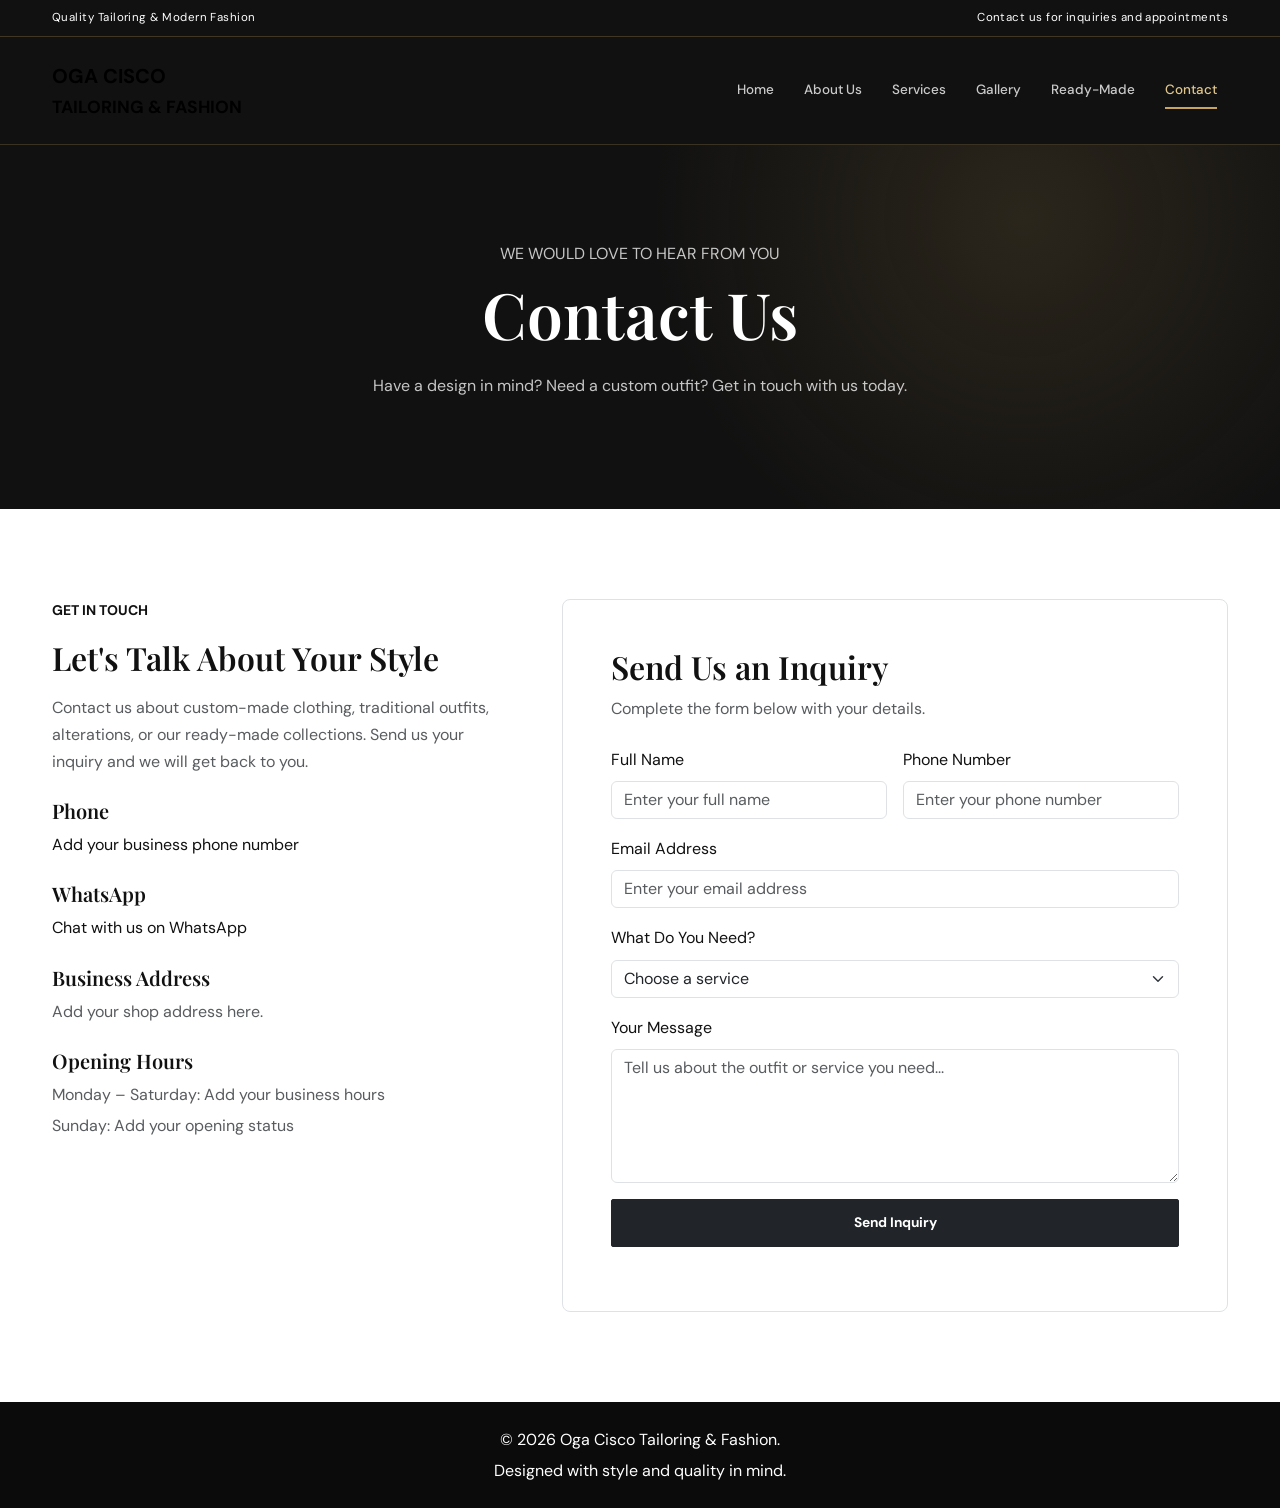
<file: contact.html>
<!DOCTYPE html>
<html lang="en">
<head>
    <meta charset="UTF-8">
    <meta name="viewport" content="width=device-width, initial-scale=1.0">

    <title>Contact Us | Oga Cisco Tailoring & Fashion</title>

    <meta
        name="description"
        content="Contact Oga Cisco Tailoring & Fashion for custom tailoring, fashion services, and ready-made clothing."
    >



    <!-- Google Fonts -->
    <link rel="preconnect" href="https://fonts.googleapis.com">
    <link rel="preconnect" href="https://fonts.gstatic.com" crossorigin>

    <link
        href="https://fonts.googleapis.com/css2?family=DM+Sans:wght@400;500;600;700&family=Playfair+Display:wght@500;600;700&display=swap"
        rel="stylesheet"
    >

    <link
        href="https://cdn.jsdelivr.net/npm/bootstrap@5.3.3/dist/css/bootstrap.min.css"
        rel="stylesheet"
    >

    <link rel="stylesheet" href="css/style.css">
</head>

<body>

    <!-- Top Bar -->
    <div class="topbar py-2">
        <div class="container d-flex flex-wrap justify-content-between gap-2">
            <span>Quality Tailoring & Modern Fashion</span>
            <span>Contact us for inquiries and appointments</span>
        </div>
    </div>

    <!-- Navigation -->
    <nav class="navbar navbar-expand-lg site-nav">
        <div class="container">

            <a class="navbar-brand fw-bold" href="index.html">
                OGA CISCO
                <span class="d-block small">TAILORING & FASHION</span>
            </a>

            <button
                class="navbar-toggler"
                type="button"
                data-bs-toggle="collapse"
                data-bs-target="#mainNav"
                aria-controls="mainNav"
                aria-expanded="false"
                aria-label="Toggle navigation"
            >
                <span class="navbar-toggler-icon"></span>
            </button>

            <div class="collapse navbar-collapse" id="mainNav">
                <ul class="navbar-nav ms-auto align-items-lg-center gap-lg-2">

                    <li class="nav-item">
                        <a class="nav-link" href="index.html">Home</a>
                    </li>

                    <li class="nav-item">
                        <a class="nav-link" href="about.html">About Us</a>
                    </li>

                    <li class="nav-item">
                        <a class="nav-link" href="services.html">Services</a>
                    </li>

                    <li class="nav-item">
                        <a class="nav-link" href="gallery.html">Gallery</a>
                    </li>

                    <li class="nav-item">
                        <a class="nav-link" href="ready-made.html">Ready-Made</a>
                    </li>

                    <li class="nav-item">
                        <a class="nav-link active" href="contact.html"
                           aria-current="page">Contact</a>
                    </li>

                </ul>
            </div>
        </div>
    </nav>

    <!-- Page Header -->
    <header class="page-hero">
        <div class="container text-center">
            <p class="text-uppercase mb-2">We Would Love to Hear From You</p>
            <h1>Contact Us</h1>
            <p>
                Have a design in mind? Need a custom outfit?
                Get in touch with us today.
            </p>
        </div>
    </header>

    <!-- Contact Section -->
    <main class="section">
        <div class="container">

            <div class="row g-5">

                <!-- Contact Information -->
                <div class="col-lg-5">

                    <p class="text-uppercase small fw-bold">
                        Get In Touch
                    </p>

                    <h2 class="mb-3">Let's Talk About Your Style</h2>

                    <p class="text-muted mb-4">
                        Contact us about custom-made clothing, traditional
                        outfits, alterations, or our ready-made collections.
                        Send us your inquiry and we will get back to you.
                    </p>

                    <div class="mb-4">
                        <h5>Phone</h5>
                        <p class="mb-1">
                            <a href="tel:+2340000000000">
                                Add your business phone number
                            </a>
                        </p>
                    </div>

                    <div class="mb-4">
                        <h5>WhatsApp</h5>
                        <p>
                            <a
                                href="https://wa.me/2340000000000"
                                target="_blank"
                                rel="noopener noreferrer"
                            >
                                Chat with us on WhatsApp
                            </a>
                        </p>
                    </div>

                    <div class="mb-4">
                        <h5>Business Address</h5>
                        <p class="text-muted">
                            Add your shop address here.
                        </p>
                    </div>

                    <div class="mb-4">
                        <h5>Opening Hours</h5>
                        <p class="text-muted mb-1">
                            Monday – Saturday: Add your business hours
                        </p>
                        <p class="text-muted">
                            Sunday: Add your opening status
                        </p>
                    </div>

                </div>

                <!-- Contact Form -->
                <div class="col-lg-7" id="booking">

                    <div class="p-4 p-md-5 border rounded-3">

                        <h2 class="mb-2">Send Us an Inquiry</h2>

                        <p class="text-muted mb-4">
                            Complete the form below with your details.
                        </p>

                        <form id="contactForm" data-demo-form>

                            <div class="row g-3">

                                <div class="col-md-6">
                                    <label for="customerName" class="form-label">
                                        Full Name
                                    </label>

                                    <input
                                        type="text"
                                        class="form-control"
                                        id="customerName"
                                        name="name"
                                        placeholder="Enter your full name"
                                        autocomplete="name"
                                        required
                                    >
                                </div>

                                <div class="col-md-6">
                                    <label for="customerPhone" class="form-label">
                                        Phone Number
                                    </label>

                                    <input
                                        type="tel"
                                        class="form-control"
                                        id="customerPhone"
                                        name="phone"
                                        placeholder="Enter your phone number"
                                        autocomplete="tel"
                                        required
                                    >
                                </div>

                                <div class="col-12">
                                    <label for="customerEmail" class="form-label">
                                        Email Address
                                    </label>

                                    <input
                                        type="email"
                                        class="form-control"
                                        id="customerEmail"
                                        name="email"
                                        placeholder="Enter your email address"
                                        autocomplete="email"
                                    >
                                </div>

                                <div class="col-12">
                                    <label for="serviceType" class="form-label">
                                        What Do You Need?
                                    </label>

                                    <select
                                        class="form-select"
                                        id="serviceType"
                                        name="service"
                                        required
                                    >
                                        <option value="">Choose a service</option>
                                        <option value="Custom Tailoring">
                                            Custom Tailoring
                                        </option>
                                        <option value="Traditional Wear">
                                            Traditional Wear
                                        </option>
                                        <option value="Corporate Wear">
                                            Corporate Wear
                                        </option>
                                        <option value="Alterations">
                                            Alterations and Repairs
                                        </option>
                                        <option value="Ready-Made">
                                            Ready-Made Clothing
                                        </option>
                                        <option value="Other">
                                            Other Inquiry
                                        </option>
                                    </select>
                                </div>

                                <div class="col-12">
                                    <label for="customerMessage" class="form-label">
                                        Your Message
                                    </label>

                                    <textarea
                                        class="form-control"
                                        id="customerMessage"
                                        name="message"
                                        rows="5"
                                        placeholder="Tell us about the outfit or service you need..."
                                        required
                                    ></textarea>
                                </div>

                                <div class="col-12">
                                    <button
                                        type="submit"
                                        class="btn btn-dark w-100"
                                    >
                                        Send Inquiry
                                    </button>
                                </div>

                                <div class="col-12">
                                    <p
                                        id="formStatus"
                                        class="small mb-0"
                                        role="status"
                                        aria-live="polite"
                                    ></p>
                                </div>

                            </div>
                        </form>

                    </div>
                </div>

            </div>
        </div>
    </main>

    <!-- Footer -->
    <footer class="footer py-4">
        <div class="container text-center">
            <p class="mb-1">
                &copy; <span id="year"></span>
                Oga Cisco Tailoring & Fashion.
            </p>
            <p class="mb-0">Designed with style and quality in mind.</p>
        </div>
    </footer>

    <script src="https://cdn.jsdelivr.net/npm/bootstrap@5.3.3/dist/js/bootstrap.bundle.min.js"></script>
    <script src="js/script.js"></script>

</body>
</html>
</file>
<file: css/style.css>
/* =========================================================
   OGA CISCO TAILORING & FASHION
   Main Stylesheet
   Theme: Black, Gold, White and Deep Green
   ========================================================= */


/* =========================================================
   1. GLOBAL VARIABLES
   ========================================================= */

:root {
    --color-black: #111111;
    --color-black-soft: #191919;
    --color-black-light: #242424;

    --color-gold: #c9a45c;
    --color-gold-light: #e0c68c;
    --color-gold-dark: #a7813e;

    --color-green: #174b3b;
    --color-green-dark: #103629;

    --color-white: #ffffff;
    --color-cream: #f8f6f1;
    --color-light: #f2f0eb;
    --color-gray: #777777;
    --color-border: #e5e0d6;

    --font-heading: "Playfair Display", Georgia, serif;
    --font-body: "DM Sans", Arial, sans-serif;

    --container-width: 1200px;

    --shadow-small: 0 5px 18px rgba(0, 0, 0, 0.06);
    --shadow-medium: 0 12px 35px rgba(0, 0, 0, 0.12);
    --shadow-large: 0 20px 50px rgba(0, 0, 0, 0.2);

    --transition: 0.3s ease;
}


/* =========================================================
   2. RESET AND BASE STYLES
   ========================================================= */

*,
*::before,
*::after {
    box-sizing: border-box;
}

html {
    scroll-behavior: smooth;
    scroll-padding-top: 100px;
}

body {
    margin: 0;
    padding: 0;

    color: var(--color-black);
    background-color: var(--color-white);

    font-family: var(--font-body);
    font-size: 16px;
    line-height: 1.7;

    -webkit-font-smoothing: antialiased;
    overflow-wrap: break-word;
}

body,
button,
input,
select,
textarea {
    font-family: var(--font-body);
}

img {
    display: block;
    max-width: 100%;
    height: auto;
}

a {
    color: inherit;
    text-decoration: none;
    transition: color var(--transition);
}

button {
    font: inherit;
}

button,
a {
    -webkit-tap-highlight-color: transparent;
}

button:focus-visible,
a:focus-visible,
input:focus-visible,
select:focus-visible,
textarea:focus-visible {
    outline: 3px solid var(--color-gold);
    outline-offset: 4px;
}

h1,
h2,
h3,
h4,
h5,
h6 {
    margin-top: 0;

    color: var(--color-black);
    font-family: var(--font-heading);
    font-weight: 600;
    line-height: 1.2;
}

p {
    margin-top: 0;
}

section {
    position: relative;
}

::selection {
    color: var(--color-black);
    background-color: var(--color-gold-light);
}


/* =========================================================
   3. SHARED LAYOUT
   ========================================================= */

.container {
    width: 100%;
    max-width: var(--container-width);
}

.section {
    padding: 90px 0;
}

.section-light {
    background-color: var(--color-white);
}

.section-heading {
    max-width: 760px;
    margin: 0 auto 48px;
    text-align: center;
}

.section-heading h2 {
    margin-bottom: 18px;
    font-size: clamp(2rem, 4vw, 3rem);
}

.section-heading > p:last-child {
    max-width: 680px;
    margin-right: auto;
    margin-bottom: 0;
    margin-left: auto;
    color: var(--color-gray);
}

.section-title {
    margin-bottom: 24px;
    font-size: clamp(2rem, 4vw, 2.8rem);
}

.eyebrow {
    margin-bottom: 16px;

    color: var(--color-gold-light);

    font-size: 0.75rem;
    font-weight: 700;
    letter-spacing: 0.2em;
    line-height: 1.6;
    text-transform: uppercase;
}

.eyebrow-dark {
    color: var(--color-gold-dark);
}


/* =========================================================
   4. TOP ANNOUNCEMENT BAR
   ========================================================= */

.topbar {
    padding: 9px 0;

    color: var(--color-white);
    background-color: var(--color-black);
    border-bottom: 1px solid rgba(201, 164, 92, 0.25);

    font-size: 0.72rem;
    letter-spacing: 0.04em;
}

.topbar-content {
    display: flex;
    align-items: center;
    justify-content: space-between;
    gap: 15px;
}


/* =========================================================
   5. NAVIGATION
   ========================================================= */

.site-nav {
    z-index: 1030;

    padding: 17px 0;

    background-color: var(--color-black);
    border-bottom: 1px solid rgba(201, 164, 92, 0.22);
}

.brand {
    display: inline-flex;
    align-items: center;
    gap: 11px;

    color: var(--color-white);
    white-space: nowrap;
}

.brand:hover {
    color: var(--color-gold-light);
}

.brand-symbol {
    display: inline-flex;
    align-items: center;
    justify-content: center;

    width: 43px;
    height: 43px;

    color: var(--color-gold);
    border: 1px solid var(--color-gold);
    border-radius: 50%;

    font-size: 1.45rem;
}

.brand-text {
    display: flex;
    flex-direction: column;

    color: var(--color-white);

    font-family: var(--font-heading);
    font-size: 1.2rem;
    font-weight: 700;
    letter-spacing: 0.09em;
    line-height: 1.25;
}

.brand-text small {
    margin-top: 4px;

    color: var(--color-gold-light);

    font-family: var(--font-body);
    font-size: 0.55rem;
    font-weight: 600;
    letter-spacing: 0.16em;
}

.site-nav .navbar-nav {
    gap: 5px;
}

.site-nav .nav-link {
    position: relative;

    padding: 10px 11px !important;

    color: rgba(255, 255, 255, 0.78);
    font-size: 0.84rem;
    font-weight: 500;

    transition:
        color var(--transition),
        background-color var(--transition);
}

.site-nav .nav-link:hover,
.site-nav .nav-link.active {
    color: var(--color-gold-light);
}

.site-nav .nav-link::after {
    position: absolute;
    right: 11px;
    bottom: 3px;
    left: 11px;

    height: 2px;

    background-color: var(--color-gold);

    content: "";
    transform: scaleX(0);
    transform-origin: left;

    transition: transform var(--transition);
}

.site-nav .nav-link:hover::after,
.site-nav .nav-link.active::after {
    transform: scaleX(1);
}

.site-nav .navbar-toggler {
    padding: 8px;
    border-color: rgba(201, 164, 92, 0.6);
}

.site-nav .navbar-toggler:focus {
    box-shadow: 0 0 0 0.2rem rgba(201, 164, 92, 0.2);
}


/* =========================================================
   6. BUTTONS
   ========================================================= */

.btn {
    display: inline-flex;
    align-items: center;
    justify-content: center;
    gap: 9px;

    min-height: 48px;
    padding: 12px 23px;

    border-radius: 2px;

    font-size: 0.86rem;
    font-weight: 700;
    line-height: 1.4;

    transition:
        color var(--transition),
        background-color var(--transition),
        border-color var(--transition),
        transform var(--transition),
        box-shadow var(--transition);
}

.btn:hover {
    transform: translateY(-2px);
}

.btn-gold {
    color: var(--color-black);
    background-color: var(--color-gold);
    border: 1px solid var(--color-gold);
}

.btn-gold:hover,
.btn-gold:focus {
    color: var(--color-black);
    background-color: var(--color-gold-light);
    border-color: var(--color-gold-light);
    box-shadow: 0 6px 20px rgba(201, 164, 92, 0.2);
}

.btn-outline-gold {
    color: var(--color-white);
    background-color: transparent;
    border: 1px solid var(--color-gold);
}

.btn-outline-gold:hover {
    color: var(--color-black);
    background-color: var(--color-gold);
    border-color: var(--color-gold);
}

.btn-green {
    color: var(--color-white);
    background-color: var(--color-green);
    border: 1px solid var(--color-green);
}

.btn-green:hover {
    color: var(--color-white);
    background-color: var(--color-green-dark);
    border-color: var(--color-green-dark);
}

.nav-booking {
    min-height: 42px;
    padding: 10px 17px;
    font-size: 0.78rem;
}


/* =========================================================
   7. HOMEPAGE HERO
   ========================================================= */

.hero {
    position: relative;
    display: flex;
    align-items: center;

    min-height: 630px;
    padding: 90px 0;

    overflow: hidden;

    color: var(--color-white);
    background-color: var(--color-black);

    background-image:
        linear-gradient(
            90deg,
            rgba(12, 12, 12, 0.98) 0%,
            rgba(12, 12, 12, 0.9) 42%,
            rgba(12, 12, 12, 0.35) 100%
        ),
        url("https://images.unsplash.com/photo-1594938298603-c8148c4dae35?auto=format&fit=crop&w=2000&q=90");

    background-position: center, center;
    background-size: cover;
}

.hero-inner {
    display: flex;
    align-items: center;
    justify-content: space-between;
    gap: 40px;
}

.hero-copy {
    width: 100%;
    max-width: 720px;
}

.hero h1 {
    max-width: 760px;
    margin-bottom: 25px;

    color: var(--color-white);

    font-size: clamp(2.7rem, 6vw, 5.2rem);
    font-weight: 600;
    letter-spacing: -0.04em;
    line-height: 1.1;
}

.hero h1 span {
    display: block;
    margin-top: 10px;
    color: var(--color-gold-light);
}

.hero-description {
    max-width: 570px;
    margin-bottom: 30px;

    color: rgba(255, 255, 255, 0.8);

    font-size: 1rem;
    line-height: 1.9;
}

.hero-actions {
    display: flex;
    flex-wrap: wrap;
    gap: 13px;
}

.hero-note {
    flex-shrink: 0;
    width: 185px;
    padding: 20px 0;

    color: var(--color-white);
}

.hero-note-line {
    display: block;

    width: 55px;
    height: 2px;
    margin-bottom: 18px;

    background-color: var(--color-gold);
}

.hero-note strong {
    color: var(--color-gold-light);

    font-size: 0.65rem;
    letter-spacing: 0.12em;
}

.hero-note p {
    margin-top: 15px;
    margin-bottom: 0;

    font-family: var(--font-heading);
    font-size: 1.35rem;
    line-height: 1.9;
}


/* =========================================================
   8. SERVICE CARDS
   ========================================================= */

.service,
.content-card {
    padding: 30px 25px;

    background-color: var(--color-white);
    border: 1px solid var(--color-border);

    transition:
        transform var(--transition),
        box-shadow var(--transition),
        border-color var(--transition);
}

.service:hover,
.content-card:hover {
    transform: translateY(-5px);
    border-color: var(--color-gold);
    box-shadow: var(--shadow-medium);
}

.service-icon {
    display: inline-flex;
    align-items: center;
    justify-content: center;

    width: 54px;
    height: 54px;
    margin-bottom: 23px;

    color: var(--color-gold-dark);
    background-color: var(--color-cream);
    border: 1px solid rgba(201, 164, 92, 0.4);

    font-size: 1.8rem;
}

.service h3,
.content-card h3 {
    margin-bottom: 14px;
    font-size: 1.35rem;
}

.service p,
.content-card p {
    margin-bottom: 20px;

    color: var(--color-gray);
    font-size: 0.9rem;
    line-height: 1.85;
}

.text-link {
    display: inline-flex;
    align-items: center;
    gap: 8px;

    color: var(--color-green);

    font-size: 0.86rem;
    font-weight: 700;
}

.text-link:hover {
    color: var(--color-gold-dark);
}


/* =========================================================
   9. FEATURED COLLECTION
   ========================================================= */

.collection {
    padding: 85px 0;
    background-color: var(--color-cream);
}

.collection h2 {
    margin-bottom: 20px;
    font-size: clamp(2rem, 4vw, 2.7rem);
}

.collection > .container > .row > .col-lg-3 > p:not(.eyebrow) {
    margin-bottom: 25px;
    color: var(--color-gray);
}

.category-card {
    position: relative;
    display: block;

    height: 290px;

    overflow: hidden;
    background-color: var(--color-black);
}

.category-card::after {
    position: absolute;
    inset: 0;

    background: linear-gradient(
        to top,
        rgba(0, 0, 0, 0.85),
        rgba(0, 0, 0, 0.02) 70%
    );

    content: "";
}

.category-card img {
    width: 100%;
    height: 100%;

    object-fit: cover;

    transition: transform 0.6s ease;
}

.category-card:hover img {
    transform: scale(1.08);
}

.category-card span {
    position: absolute;
    z-index: 1;
    right: 12px;
    bottom: 18px;
    left: 12px;

    color: var(--color-white);

    font-family: var(--font-heading);
    font-size: 1rem;
    font-weight: 600;
    text-align: center;
}


/* =========================================================
   10. PAGE HERO AND BREADCRUMBS
   ========================================================= */

.page-hero {
    padding: 95px 0 85px;

    color: var(--color-white);
    background:
        radial-gradient(
            circle at 80% 20%,
            rgba(201, 164, 92, 0.14),
            transparent 35%
        ),
        var(--color-black);

    text-align: center;
}

.page-hero h1 {
    margin-bottom: 20px;

    color: var(--color-white);

    font-size: clamp(2.4rem, 5vw, 4rem);
}

.page-hero > .container > p:not(.eyebrow) {
    max-width: 680px;
    margin: 0 auto 25px;

    color: rgba(255, 255, 255, 0.76);
}

.page-hero .breadcrumb {
    margin-bottom: 0;
}

.page-hero .breadcrumb-item,
.page-hero .breadcrumb-item.active {
    color: rgba(255, 255, 255, 0.7);
    font-size: 0.8rem;
}

.page-hero .breadcrumb-item a {
    color: var(--color-gold-light);
}

.page-hero .breadcrumb-item a:hover {
    color: var(--color-white);
}

.page-hero .breadcrumb-item + .breadcrumb-item::before {
    color: var(--color-gold);
}


/* =========================================================
   11. ABOUT PAGE
   ========================================================= */

.about-image {
    position: relative;

    min-height: 400px;
    overflow: hidden;

    background-color: var(--color-light);
}

.about-image img {
    width: 100%;
    height: 500px;

    object-fit: cover;
}

.about-image-label {
    position: absolute;
    right: 0;
    bottom: 0;

    display: flex;
    flex-direction: column;
    gap: 6px;

    min-width: 230px;
    padding: 22px 26px;

    color: var(--color-black);
    background-color: var(--color-gold);
}

.about-image-label span {
    font-size: 0.68rem;
    font-weight: 700;
    letter-spacing: 0.15em;
}

.about-image-label strong {
    font-family: var(--font-heading);
    font-size: 1.2rem;
}

.mission-section {
    background-color: var(--color-cream);
}

.mission-card {
    padding: 38px;
}

.value-card {
    padding: 28px 22px;

    background-color: var(--color-white);
    border: 1px solid var(--color-border);

    transition:
        transform var(--transition),
        box-shadow var(--transition);
}

.value-card:hover {
    transform: translateY(-4px);
    box-shadow: var(--shadow-small);
}

.value-number {
    display: block;
    margin-bottom: 18px;

    color: var(--color-gold-dark);

    font-family: var(--font-heading);
    font-size: 2rem;
}

.value-card h3 {
    margin-bottom: 13px;
    font-size: 1.25rem;
}

.value-card p {
    margin-bottom: 0;
    color: var(--color-gray);
    font-size: 0.88rem;
    line-height: 1.85;
}


/* =========================================================
   12. SERVICES PAGE
   ========================================================= */

.service-detail {
    overflow: hidden;

    background-color: var(--color-white);
    border: 1px solid var(--color-border);

    transition:
        transform var(--transition),
        box-shadow var(--transition);
}

.service-detail:hover {
    transform: translateY(-4px);
    box-shadow: var(--shadow-medium);
}

.service-detail-image {
    height: 300px;
    overflow: hidden;
    background-color: var(--color-light);
}

.service-detail-image img {
    width: 100%;
    height: 100%;
    object-fit: cover;

    transition: transform 0.5s ease;
}

.service-detail:hover .service-detail-image img {
    transform: scale(1.05);
}

.service-detail-content {
    padding: 30px;
}

.service-number {
    display: block;
    margin-bottom: 13px;

    color: var(--color-gold-dark);

    font-size: 0.8rem;
    font-weight: 700;
    letter-spacing: 0.15em;
}

.service-detail-content h2 {
    margin-bottom: 15px;
    font-size: 1.65rem;
}

.service-detail-content > p {
    color: var(--color-gray);
    font-size: 0.9rem;
    line-height: 1.9;
}

.service-list {
    display: grid;
    gap: 8px;

    margin: 22px 0;
    padding: 0;

    list-style: none;
}

.service-list li {
    position: relative;
    padding-left: 24px;

    color: var(--color-black-soft);
    font-size: 0.88rem;
}

.service-list li::before {
    position: absolute;
    top: 0;
    left: 0;

    color: var(--color-gold-dark);
    font-weight: 700;

    content: "✓";
}

.process-section {
    background-color: var(--color-cream);
}

.process-card {
    padding: 30px 25px;

    background-color: var(--color-white);
    border: 1px solid var(--color-border);
}

.process-number {
    display: inline-flex;
    align-items: center;
    justify-content: center;

    width: 52px;
    height: 52px;
    margin-bottom: 22px;

    color: var(--color-black);
    background-color: var(--color-gold);

    border-radius: 50%;

    font-family: var(--font-heading);
    font-size: 1.15rem;
    font-weight: 700;
}

.process-card h3 {
    margin-bottom: 13px;
    font-size: 1.3rem;
}

.process-card p {
    margin-bottom: 0;

    color: var(--color-gray);
    font-size: 0.9rem;
    line-height: 1.85;
}


/* =========================================================
   13. GALLERY FILTERS
   ========================================================= */

.gallery-filters {
    display: flex;
    align-items: center;
    justify-content: center;
    flex-wrap: wrap;
    gap: 10px;

    margin-bottom: 40px;
}

.gallery-filter {
    padding: 10px 20px;

    color: var(--color-black-soft);
    background-color: var(--color-white);
    border: 1px solid var(--color-border);
    border-radius: 2px;

    font-size: 0.82rem;
    font-weight: 600;

    cursor: pointer;

    transition:
        color var(--transition),
        background-color var(--transition),
        border-color var(--transition);
}

.gallery-filter:hover,
.gallery-filter.active {
    color: var(--color-black);
    background-color: var(--color-gold);
    border-color: var(--color-gold);
}


/* =========================================================
   14. GALLERY CARDS
   ========================================================= */

.gallery-item {
    transition:
        opacity var(--transition),
        transform var(--transition);
}

.gallery-item.is-hidden,
.product-grid > [data-product-category].is-hidden {
    display: none !important;
}

.gallery-card {
    position: relative;
    display: block;

    width: 100%;
    height: 420px;
    padding: 0;

    overflow: hidden;

    background-color: var(--color-black);
    border: 0;
    text-align: left;

    cursor: zoom-in;
}

.gallery-card img {
    width: 100%;
    height: 100%;

    object-fit: cover;

    transition: transform 0.6s ease;
}

.gallery-card:hover img {
    transform: scale(1.07);
}

.gallery-overlay {
    position: absolute;
    inset: 0;

    display: flex;
    align-items: flex-end;
    justify-content: space-between;
    gap: 15px;

    padding: 25px 22px;

    background: linear-gradient(
        to top,
        rgba(0, 0, 0, 0.85),
        rgba(0, 0, 0, 0.02) 65%
    );

    transition: background-color var(--transition);
}

.gallery-caption {
    display: flex;
    flex-direction: column;
    gap: 6px;

    color: var(--color-white);
}

.gallery-caption strong {
    font-family: var(--font-heading);
    font-size: 1.3rem;
    font-weight: 600;
}

.gallery-caption small {
    color: rgba(255, 255, 255, 0.8);
    font-size: 0.8rem;
}

.gallery-zoom {
    display: inline-flex;
    align-items: center;
    justify-content: center;

    flex-shrink: 0;
    width: 40px;
    height: 40px;

    color: var(--color-black);
    background-color: var(--color-gold);
    border-radius: 50%;

    font-size: 1.5rem;

    transition:
        color var(--transition),
        background-color var(--transition),
        transform var(--transition);
}

.gallery-card:hover .gallery-zoom {
    color: var(--color-white);
    background-color: var(--color-green);
    transform: rotate(90deg);
}

.gallery-note {
    margin-top: 35px;
    margin-bottom: 0;

    color: var(--color-gray);
    font-size: 0.82rem;
    line-height: 1.8;
    text-align: center;
}


/* =========================================================
   15. GALLERY LIGHTBOX
   ========================================================= */

.lightbox {
    position: fixed;
    z-index: 2000;
    inset: 0;

    display: none;
    align-items: center;
    justify-content: center;
    gap: 20px;

    padding: 70px 35px 35px;

    background-color: rgba(0, 0, 0, 0.95);
}

.lightbox.is-open {
    display: flex;
}

.lightbox-close,
.lightbox-prev,
.lightbox-next {
    display: inline-flex;
    align-items: center;
    justify-content: center;

    flex-shrink: 0;

    color: var(--color-white);
    background-color: transparent;
    border: 1px solid rgba(255, 255, 255, 0.25);

    cursor: pointer;

    transition:
        color var(--transition),
        background-color var(--transition),
        border-color var(--transition);
}

.lightbox-close:hover,
.lightbox-prev:hover,
.lightbox-next:hover {
    color: var(--color-black);
    background-color: var(--color-gold);
    border-color: var(--color-gold);
}

.lightbox-close {
    position: absolute;
    top: 20px;
    right: 25px;

    width: 45px;
    height: 45px;

    border-radius: 50%;
    font-size: 2rem;
    line-height: 1;
}

.lightbox-prev,
.lightbox-next {
    width: 45px;
    height: 45px;

    border-radius: 50%;
    font-size: 1.1rem;
}

.lightbox-content {
    display: flex;
    flex-direction: column;
    align-items: center;
    gap: 15px;

    max-width: 100%;
    max-height: 100%;
    margin: 0;
}

.lightbox-content img {
    max-width: min(75vw, 950px);
    max-height: 75vh;

    object-fit: contain;
}

.lightbox-content figcaption {
    color: var(--color-white);
    font-size: 0.9rem;
    text-align: center;
}


/* =========================================================
   16. READY-MADE PRODUCT CARDS
   ========================================================= */

.product-card {
    overflow: hidden;

    background-color: var(--color-white);
    border: 1px solid var(--color-border);

    transition:
        transform var(--transition),
        box-shadow var(--transition);
}

.product-card:hover {
    transform: translateY(-5px);
    box-shadow: var(--shadow-medium);
}

.product-image {
    position: relative;
    display: block;

    height: 380px;
    overflow: hidden;

    background-color: var(--color-light);
}

.product-image img {
    width: 100%;
    height: 100%;

    object-fit: cover;

    transition: transform 0.6s ease;
}

.product-card:hover .product-image img {
    transform: scale(1.06);
}

.product-tag {
    position: absolute;
    top: 16px;
    left: 16px;

    padding: 7px 11px;

    color: var(--color-black);
    background-color: var(--color-gold);

    font-size: 0.65rem;
    font-weight: 700;
    letter-spacing: 0.1em;
}

.product-info {
    padding: 25px 23px;
}

.product-category {
    margin-bottom: 9px;

    color: var(--color-gold-dark);

    font-size: 0.7rem;
    font-weight: 700;
    letter-spacing: 0.1em;
    text-transform: uppercase;
}

.product-info h2 {
    margin-bottom: 12px;
    font-size: 1.35rem;
}

.product-description {
    min-height: 54px;
    margin-bottom: 20px;

    color: var(--color-gray);
    font-size: 0.88rem;
    line-height: 1.8;
}

.product-footer {
    display: flex;
    align-items: center;
    justify-content: space-between;
    flex-wrap: wrap;
    gap: 12px;

    padding-top: 17px;

    border-top: 1px solid var(--color-border);
}

.product-price {
    color: var(--color-green);
    font-size: 0.86rem;
    font-weight: 700;
}

.product-link {
    color: var(--color-black);
    font-size: 0.83rem;
    font-weight: 700;
}

.product-link:hover {
    color: var(--color-gold-dark);
}

.product-filters {
    margin-bottom: 40px;
}


/* =========================================================
   17. CALL TO ACTION
   ========================================================= */

.cta-section {
    padding: 85px 0;

    color: var(--color-white);
    background:
        radial-gradient(
            circle at 50% 0%,
            rgba(201, 164, 92, 0.14),
            transparent 60%
        ),
        var(--color-black);

    border-top: 1px solid rgba(201, 164, 92, 0.2);
}

.cta-section h2 {
    max-width: 850px;
    margin: 0 auto 20px;

    color: var(--color-white);

    font-size: clamp(2rem, 4.5vw, 3.3rem);
}

.cta-section > .container > p:not(.eyebrow) {
    max-width: 670px;
    margin: 0 auto 30px;

    color: rgba(255, 255, 255, 0.75);
    font-size: 0.95rem;
    line-height: 1.9;
}


/* =========================================================
   18. FOOTER
   ========================================================= */

.footer {
    padding: 55px 0 0;

    color: var(--color-white);
    background-color: #0b0b0b;
}

.footer-top {
    display: flex;
    align-items: center;
    justify-content: space-between;
    flex-wrap: wrap;
    gap: 30px;

    padding-bottom: 35px;

    border-bottom: 1px solid rgba(255, 255, 255, 0.12);
}

.footer-links {
    display: flex;
    align-items: center;
    flex-wrap: wrap;
    gap: 20px;
}

.footer-links a {
    color: rgba(255, 255, 255, 0.7);
    font-size: 0.82rem;
}

.footer-links a:hover {
    color: var(--color-gold-light);
}

.footer-bottom {
    display: flex;
    align-items: center;
    justify-content: space-between;
    flex-wrap: wrap;
    gap: 15px;

    padding: 22px 0;

    color: rgba(255, 255, 255, 0.55);
    font-size: 0.75rem;
}

.footer-bottom a {
    color: var(--color-gold-light);
}

.footer-bottom a:hover {
    color: var(--color-white);
}


/* =========================================================
   19. RESPONSIVE: LARGE TABLETS AND SMALL LAPTOPS
   ========================================================= */

@media (max-width: 1199.98px) {
    .site-nav .nav-link {
        padding-right: 8px !important;
        padding-left: 8px !important;
        font-size: 0.8rem;
    }

    .site-nav .nav-link::after {
        right: 8px;
        left: 8px;
    }

    .brand-text {
        font-size: 1.05rem;
    }

    .nav-booking {
        padding-right: 12px;
        padding-left: 12px;
    }

    .hero {
        min-height: 590px;
    }

    .category-card {
        height: 250px;
    }

    .gallery-card {
        height: 380px;
    }

    .product-image {
        height: 340px;
    }
}


/* =========================================================
   20. RESPONSIVE: TABLETS
   ========================================================= */

@media (max-width: 991.98px) {
    .section {
        padding: 70px 0;
    }

    .section-heading {
        margin-bottom: 38px;
    }

    .site-nav {
        padding: 13px 0;
    }

    .site-nav .navbar-collapse {
        padding-top: 20px;
    }

    .site-nav .navbar-nav {
        gap: 0;
    }

    .site-nav .nav-link {
        padding: 12px 0 !important;
        border-bottom: 1px solid rgba(255, 255, 255, 0.08);

        font-size: 0.9rem;
    }

    .site-nav .nav-link::after {
        right: auto;
        bottom: 5px;
        left: 0;

        width: 40px;
    }

    .nav-booking {
        margin-top: 18px;
    }

    .hero {
        min-height: 550px;
        padding: 75px 0;
    }

    .hero-inner {
        align-items: flex-start;
    }

    .hero-note {
        width: 150px;
    }

    .hero h1 {
        font-size: clamp(2.7rem, 6vw, 4rem);
    }

    .category-card {
        height: 300px;
    }

    .about-image img {
        height: 430px;
    }

    .service-detail-image {
        height: 270px;
    }

    .gallery-card {
        height: 350px;
    }

    .product-image {
        height: 350px;
    }

    .footer-top {
        align-items: flex-start;
    }

    .footer-links {
        gap: 15px;
    }
}


/* =========================================================
   21. RESPONSIVE: MOBILE PHONES
   ========================================================= */

@media (max-width: 767.98px) {
    .topbar {
        padding: 8px 0;
        font-size: 0.65rem;
    }

    .topbar-content {
        gap: 8px;
    }

    .topbar-content span:last-child {
        text-align: right;
    }

    .section {
        padding: 58px 0;
    }

    .section-heading {
        margin-bottom: 30px;
    }

    .section-heading h2 {
        font-size: 2.1rem;
    }

    .section-heading > p:last-child {
        font-size: 0.9rem;
    }

    .brand-symbol {
        width: 39px;
        height: 39px;
        font-size: 1.25rem;
    }

    .brand-text {
        font-size: 1rem;
    }

    .brand-text small {
        font-size: 0.48rem;
    }

    .hero {
        min-height: auto;
        padding: 75px 0;

        background-position: center, 60% center;
    }

    .hero-inner {
        display: block;
    }

    .hero-copy {
        max-width: 100%;
    }

    .hero h1 {
        font-size: clamp(2.45rem, 9vw, 3.7rem);
        line-height: 1.12;
    }

    .hero-description {
        max-width: 100%;
        font-size: 0.93rem;
    }

    .hero-actions {
        align-items: stretch;
        flex-direction: column;
    }

    .hero-actions .btn {
        width: 100%;
    }

    .hero-note {
        width: 100%;
        margin-top: 40px;
        padding-top: 25px;

        border-top: 1px solid rgba(255, 255, 255, 0.15);
    }

    .hero-note p {
        display: flex;
        flex-wrap: wrap;
        gap: 10px;

        font-size: 1rem;
    }

    .hero-note p br {
        display: none;
    }

    .collection {
        padding: 60px 0;
    }

    .collection h2 {
        font-size: 2.2rem;
    }

    .category-card {
        height: 250px;
    }

    .category-card span {
        font-size: 0.9rem;
    }

    .page-hero {
        padding: 70px 0 60px;
    }

    .page-hero h1 {
        font-size: clamp(2.2rem, 8vw, 3.1rem);
    }

    .page-hero > .container > p:not(.eyebrow) {
        font-size: 0.9rem;
    }

    .about-image {
        min-height: 320px;
    }

    .about-image img {
        height: 380px;
    }

    .about-image-label {
        min-width: 200px;
        padding: 18px 20px;
    }

    .mission-card {
        padding: 28px 23px;
    }

    .service-detail-image {
        height: 300px;
    }

    .service-detail-content {
        padding: 25px 22px;
    }

    .gallery-filters {
        gap: 8px;
        margin-bottom: 28px;
    }

    .gallery-filter {
        padding: 9px 13px;
        font-size: 0.76rem;
    }

    .gallery-card {
        height: 330px;
    }

    .gallery-overlay {
        padding: 20px 15px;
    }

    .gallery-caption strong {
        font-size: 1.1rem;
    }

    .gallery-caption small {
        font-size: 0.73rem;
    }

    .gallery-zoom {
        width: 35px;
        height: 35px;
        font-size: 1.3rem;
    }

    .lightbox {
        gap: 8px;
        padding: 65px 12px 25px;
    }

    .lightbox-prev,
    .lightbox-next {
        width: 35px;
        height: 35px;
        font-size: 0.9rem;
    }

    .lightbox-content {
        flex: 1;
        min-width: 0;
    }

    .lightbox-content img {
        max-width: 100%;
        max-height: 70vh;
    }

    .lightbox-close {
        top: 12px;
        right: 12px;

        width: 39px;
        height: 39px;
    }

    .product-image {
        height: 320px;
    }

    .product-info {
        padding: 22px 18px;
    }

    .product-info h2 {
        font-size: 1.25rem;
    }

    .product-description {
        min-height: auto;
    }

    .cta-section {
        padding: 65px 0;
    }

    .footer {
        padding-top: 40px;
    }

    .footer-top {
        flex-direction: column;
        gap: 25px;
    }

    .footer-links {
        display: grid;
        grid-template-columns: repeat(2, minmax(0, 1fr));
        gap: 15px 20px;

        width: 100%;
    }

    .footer-bottom {
        align-items: flex-start;
        flex-direction: column;
        gap: 10px;
    }
}


/* =========================================================
   22. RESPONSIVE: SMALL MOBILE PHONES
   ========================================================= */

@media (max-width: 420px) {
    .container {
        padding-right: 18px;
        padding-left: 18px;
    }

    .topbar-content {
        align-items: flex-start;
        flex-direction: column;
        gap: 3px;
    }

    .topbar-content span:last-child {
        text-align: left;
    }

    .hero {
        padding: 60px 0;
    }

    .hero h1 {
        font-size: 2.45rem;
    }

    .hero-description {
        font-size: 0.88rem;
    }

    .hero-actions .btn {
        padding: 12px 15px;
        font-size: 0.82rem;
    }

    .category-card {
        height: 210px;
    }

    .category-card span {
        right: 5px;
        left: 5px;
        font-size: 0.82rem;
    }

    .about-image img {
        height: 320px;
    }

    .service-detail-image {
        height: 240px;
    }

    .gallery-card {
        height: 280px;
    }

    .gallery-caption strong {
        font-size: 0.98rem;
    }

    .gallery-caption small {
        font-size: 0.68rem;
    }

    .gallery-zoom {
        width: 30px;
        height: 30px;
    }

    .product-image {
        height: 270px;
    }

    .product-footer {
        align-items: flex-start;
        flex-direction: column;
    }

    .lightbox {
        gap: 5px;
        padding-right: 8px;
        padding-left: 8px;
    }

    .lightbox-prev,
    .lightbox-next {
        width: 30px;
        height: 30px;
    }

    .footer-links {
        gap: 13px;
    }
}


/* =========================================================
   23. ACCESSIBILITY: REDUCED MOTION
   ========================================================= */

@media (prefers-reduced-motion: reduce) {
    *,
    *::before,
    *::after {
        scroll-behavior: auto !important;
        animation-duration: 0.01ms !important;
        animation-iteration-count: 1 !important;
        transition-duration: 0.01ms !important;
    }
}
</file>
